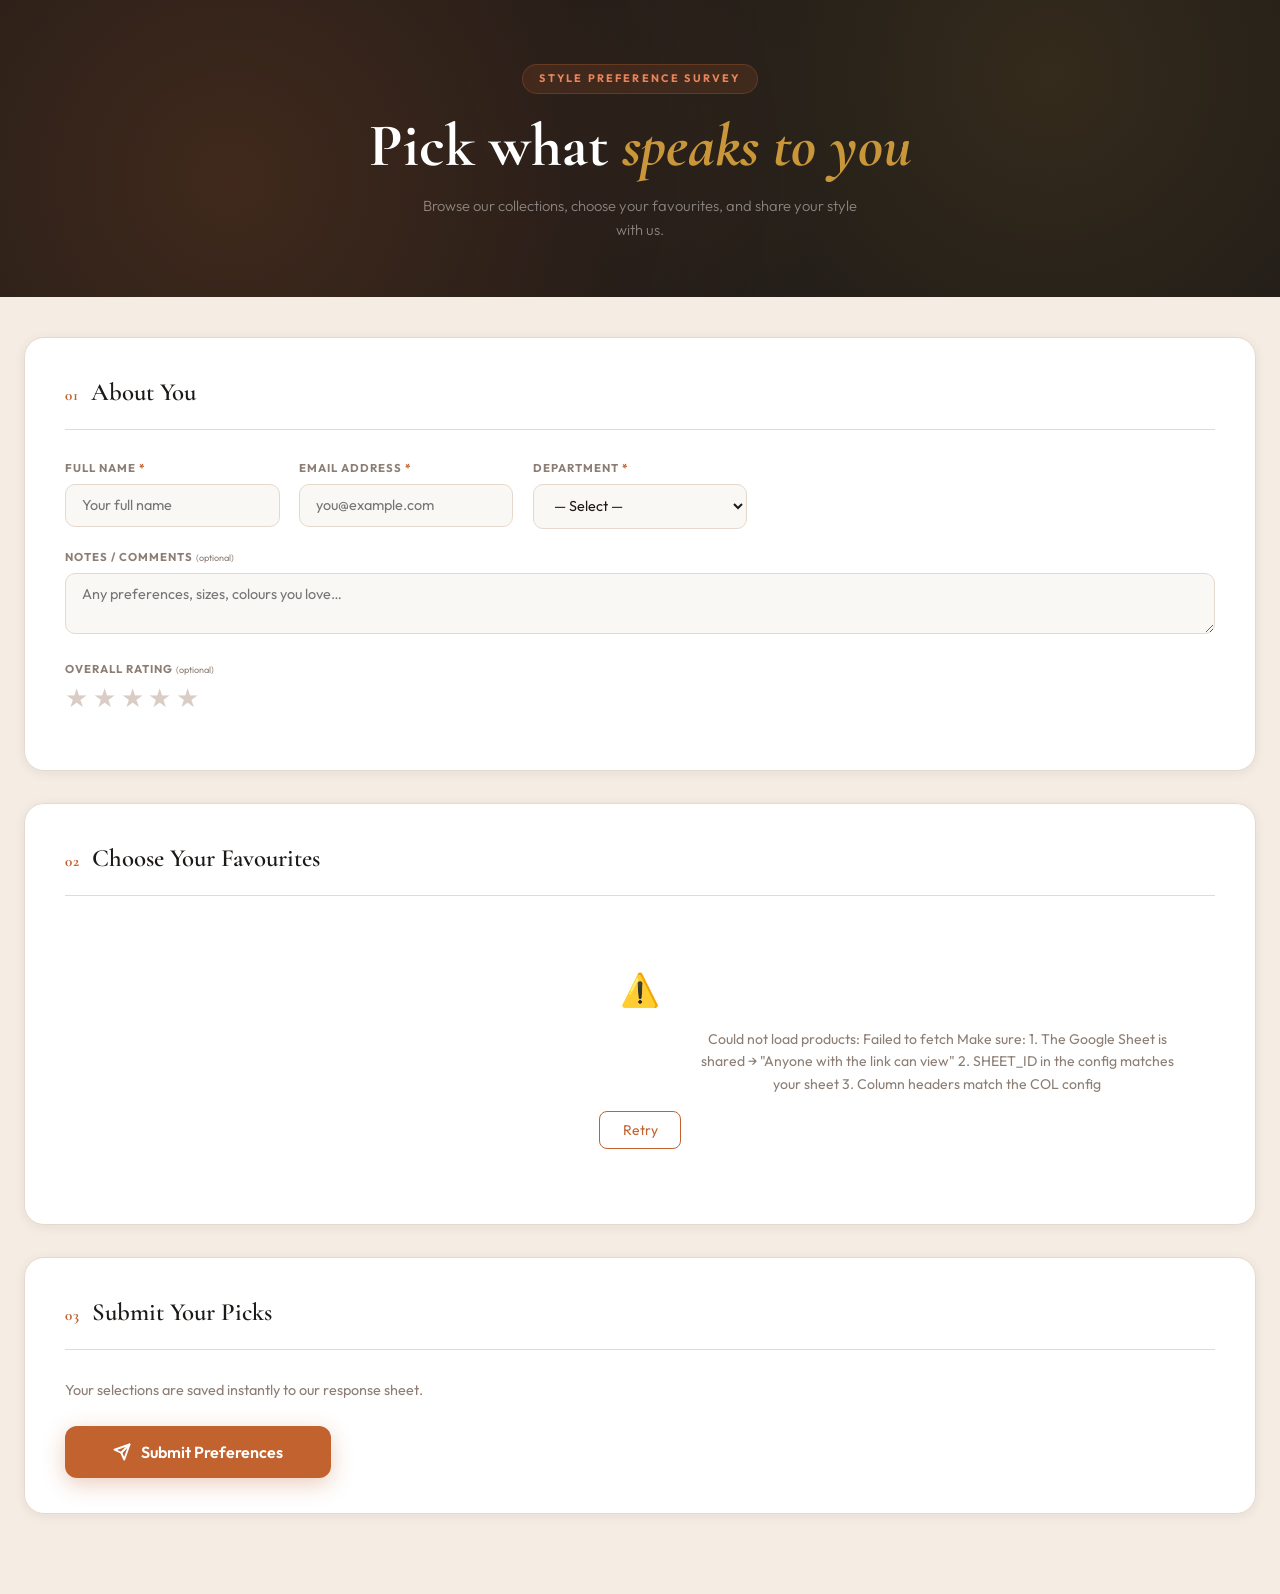
<file: index.html>
<!DOCTYPE html>
<html lang="en">
<head>
<meta charset="UTF-8"/>
<meta name="viewport" content="width=device-width, initial-scale=1.0"/>
<title>Product Preference Survey</title>
<link rel="preconnect" href="https://fonts.googleapis.com"/>
<link href="https://fonts.googleapis.com/css2?family=Cormorant+Garamond:ital,wght@0,500;0,700;1,500&family=Outfit:wght@300;400;500;600;700&display=swap" rel="stylesheet"/>

<style>
/* ══════════════════════════════════════════
   RESET & ROOT
══════════════════════════════════════════ */
*,*::before,*::after{box-sizing:border-box;margin:0;padding:0}
html{scroll-behavior:smooth}
:root{
  --ink:#1c1917;
  --cream:#faf8f5;
  --warm:#f5ede3;
  --white:#ffffff;
  --rust:#c1622f;
  --rust-d:#94421a;
  --rust-l:#e8855a;
  --rust-ghost:rgba(193,98,47,.1);
  --gold:#c9973a;
  --sage:#5a7a5d;
  --sage-bg:#eef4ef;
  --mid:#8c7e74;
  --border:#e5d9ce;
  --shadow-s:0 2px 12px rgba(28,25,23,.07);
  --shadow-m:0 8px 32px rgba(28,25,23,.11);
  --shadow-l:0 20px 56px rgba(28,25,23,.15);
  --r:14px;
  --t:.22s cubic-bezier(.4,0,.2,1);
}
body{
  font-family:'Outfit',sans-serif;
  background:var(--warm);
  color:var(--ink);
  min-height:100vh;
  font-size:15px;
  line-height:1.6;
}

/* ══════════════════════════════════════════
   HEADER
══════════════════════════════════════════ */
.hdr{
  background:var(--ink);
  padding:4rem 2rem 3.5rem;
  text-align:center;
  position:relative;
  overflow:hidden;
}
.hdr::before{
  content:'';
  position:absolute;inset:0;
  background:
    radial-gradient(circle at 18% 60%,rgba(193,98,47,.22) 0%,transparent 55%),
    radial-gradient(circle at 82% 25%,rgba(201,151,58,.14) 0%,transparent 45%);
  pointer-events:none;
}
.hdr-inner{position:relative;z-index:1}
.hdr-badge{
  display:inline-block;
  font-size:.68rem;font-weight:700;letter-spacing:.2em;text-transform:uppercase;
  color:var(--rust-l);
  background:rgba(193,98,47,.15);
  border:1px solid rgba(193,98,47,.3);
  padding:.32rem 1rem;border-radius:100px;
  margin-bottom:1.2rem;
}
.hdr h1{
  font-family:'Cormorant Garamond',serif;
  font-size:clamp(2.4rem,5vw,3.8rem);
  font-weight:700;color:#fff;line-height:1.1;
}
.hdr h1 em{color:var(--gold);font-style:italic}
.hdr p{
  margin-top:.9rem;color:rgba(255,255,255,.45);
  font-size:.92rem;font-weight:300;
  max-width:440px;margin-inline:auto;
}

/* ══════════════════════════════════════════
   LAYOUT
══════════════════════════════════════════ */
.wrap{
  max-width:1320px;margin:0 auto;
  padding:2.5rem 1.5rem 5rem;
  display:flex;flex-direction:column;gap:2rem;
}

/* ══════════════════════════════════════════
   CARD
══════════════════════════════════════════ */
.card{
  background:var(--white);
  border:1px solid var(--border);
  border-radius:20px;
  padding:2.2rem 2.5rem;
  box-shadow:var(--shadow-s);
  animation:fadeUp .45s ease both;
}
.card:nth-child(2){animation-delay:.08s}
.card:nth-child(3){animation-delay:.16s}
@keyframes fadeUp{
  from{opacity:0;transform:translateY(20px)}
  to{opacity:1;transform:translateY(0)}
}
.card-head{
  display:flex;align-items:baseline;gap:.75rem;
  margin-bottom:1.8rem;padding-bottom:1rem;
  border-bottom:1px solid var(--border);
}
.card-num{
  font-family:'Cormorant Garamond',serif;
  font-size:.95rem;font-weight:700;color:var(--rust);letter-spacing:.05em;
}
.card-head h2{
  font-family:'Cormorant Garamond',serif;
  font-size:1.55rem;font-weight:600;color:var(--ink);
}

/* ══════════════════════════════════════════
   FORM FIELDS
══════════════════════════════════════════ */
.fields{
  display:grid;
  grid-template-columns:repeat(auto-fill,minmax(210px,1fr));
  gap:1.2rem;
}
.f-full{grid-column:1/-1}
.field label{
  display:block;font-size:.71rem;font-weight:700;
  letter-spacing:.09em;text-transform:uppercase;
  color:var(--mid);margin-bottom:.42rem;
}
.req{color:var(--rust)}
.field input,.field select,.field textarea{
  width:100%;padding:.72rem 1rem;
  border:1.5px solid var(--border);border-radius:10px;
  font-family:'Outfit',sans-serif;font-size:.9rem;color:var(--ink);
  background:var(--cream);outline:none;resize:vertical;
  transition:border-color var(--t),box-shadow var(--t),background var(--t);
}
.field input:focus,.field select:focus,.field textarea:focus{
  border-color:var(--rust);
  box-shadow:0 0 0 3px rgba(193,98,47,.12);
  background:#fff;
}

/* Star rating */
.stars{display:flex;gap:.3rem;margin-top:.2rem}
.star{
  font-size:1.6rem;cursor:pointer;color:#d9cdc5;
  transition:color var(--t),transform var(--t);line-height:1;
  user-select:none;
}
.star:hover,.star.lit{color:var(--gold)}
.star:hover{transform:scale(1.15)}
.rating-label{
  font-size:.75rem;color:var(--mid);margin-top:.4rem;min-height:1.1rem;
}

/* ══════════════════════════════════════════
   LOADER / ERROR
══════════════════════════════════════════ */
.loader{text-align:center;padding:3.5rem 1rem;color:var(--mid);font-size:.9rem}
.spinner{
  width:36px;height:36px;
  border:3px solid var(--border);border-top-color:var(--rust);
  border-radius:50%;animation:spin .75s linear infinite;
  margin:0 auto 1rem;
}
@keyframes spin{to{transform:rotate(360deg)}}
.err{text-align:center;padding:2.5rem 1rem}
.err-icon{font-size:2rem;margin-bottom:.75rem}
.err p{color:var(--mid);font-size:.88rem;max-width:500px;margin-inline:auto .75rem;margin-bottom:1rem;line-height:1.6}
.btn-outline{
  padding:.55rem 1.4rem;border:1.5px solid var(--rust);border-radius:8px;
  color:var(--rust);background:none;font-family:'Outfit',sans-serif;
  font-size:.875rem;cursor:pointer;transition:background var(--t),color var(--t);
}
.btn-outline:hover{background:var(--rust);color:#fff}
.hidden{display:none!important}

/* ══════════════════════════════════════════
   TABS
══════════════════════════════════════════ */
.tabs{display:flex;flex-wrap:wrap;gap:.5rem;margin-bottom:1.25rem}
.tab{
  display:flex;align-items:center;gap:.45rem;
  padding:.5rem 1.2rem;
  border:1.5px solid var(--border);border-radius:100px;
  background:var(--cream);
  font-family:'Outfit',sans-serif;font-size:.85rem;font-weight:500;
  color:var(--mid);cursor:pointer;
  transition:all var(--t);
}
.tab:hover{border-color:var(--rust-l);color:var(--rust)}
.tab.active{
  background:var(--rust);border-color:var(--rust);color:#fff;
  box-shadow:0 4px 16px rgba(193,98,47,.28);
}
.tab-n{
  font-size:.7rem;font-weight:600;
  background:rgba(0,0,0,.12);border-radius:100px;
  padding:.08rem .42rem;
}
.tab.active .tab-n{background:rgba(255,255,255,.22)}

/* ══════════════════════════════════════════
   SELECTION PILL
══════════════════════════════════════════ */
.sel-pill{
  display:flex;align-items:center;justify-content:space-between;
  background:var(--ink);color:var(--cream);
  border-radius:10px;padding:.7rem 1.2rem;
  font-size:.85rem;margin-bottom:1.5rem;
}
#sel-count{font-weight:500}
.clear-btn{
  background:none;border:none;color:rgba(255,255,255,.45);
  font-family:'Outfit',sans-serif;font-size:.8rem;
  cursor:pointer;text-decoration:underline;
  transition:color var(--t);
}
.clear-btn:hover{color:#fff}

/* ══════════════════════════════════════════
   PRODUCT GRID
══════════════════════════════════════════ */
.grid{
  display:grid;
  grid-template-columns:repeat(auto-fill,minmax(185px,1fr));
  gap:1.1rem;
}
.pcard{
  position:relative;background:var(--white);
  border:2px solid var(--border);border-radius:var(--r);
  overflow:hidden;cursor:pointer;
  transition:transform var(--t),box-shadow var(--t),border-color var(--t);
  user-select:none;
}
.pcard:hover{
  transform:translateY(-4px);
  box-shadow:var(--shadow-m);border-color:#c8b9a8;
}
.pcard.sel{
  border-color:var(--rust);
  box-shadow:0 0 0 3px rgba(193,98,47,.15),var(--shadow-m);
}
.chk{
  position:absolute;top:9px;right:9px;
  width:27px;height:27px;
  background:var(--rust);border-radius:50%;
  display:flex;align-items:center;justify-content:center;
  opacity:0;transform:scale(.4);
  transition:opacity var(--t),transform var(--t);z-index:3;
}
.chk svg{width:13px;height:13px;stroke:#fff;fill:none;stroke-width:3;stroke-linecap:round;stroke-linejoin:round}
.pcard.sel .chk{opacity:1;transform:scale(1)}
.img-wrap{
  width:100%;aspect-ratio:3/4;
  background:#f0e9e1;overflow:hidden;position:relative;
}
.img-wrap img{
  width:100%;height:100%;object-fit:cover;display:block;
  transition:transform .4s ease;
}
.pcard:hover .img-wrap img{transform:scale(1.06)}
.img-fb{
  position:absolute;inset:0;
  display:flex;flex-direction:column;align-items:center;
  justify-content:center;gap:.5rem;color:var(--mid);font-size:.72rem;
}
.img-fb svg{width:38px;height:38px;opacity:.25}
.pbody{padding:.9rem}
.pname{
  font-size:.85rem;font-weight:600;color:var(--ink);
  line-height:1.3;margin-bottom:.25rem;
}
.pdesc{font-size:.72rem;color:var(--mid);margin-bottom:.5rem;line-height:1.4}
.pprice{display:flex;align-items:baseline;gap:.4rem;flex-wrap:wrap}
.pprice-main{
  font-family:'Cormorant Garamond',serif;
  font-size:1.1rem;font-weight:700;color:var(--rust-d);
}
.pprice-orig{font-size:.75rem;color:var(--mid);text-decoration:line-through}
.pprice-badge{
  font-size:.67rem;font-weight:700;
  background:var(--sage-bg);color:var(--sage);
  padding:.1rem .38rem;border-radius:4px;
}

/* ══════════════════════════════════════════
   SUBMIT
══════════════════════════════════════════ */
.submit-desc{color:var(--mid);font-size:.9rem;margin-bottom:1.5rem}
.btn-submit{
  display:inline-flex;align-items:center;gap:.6rem;
  background:var(--rust);color:#fff;border:none;
  padding:1rem 3rem;border-radius:12px;
  font-family:'Outfit',sans-serif;font-size:1rem;font-weight:600;
  cursor:pointer;
  box-shadow:0 6px 22px rgba(193,98,47,.32);
  transition:background var(--t),transform var(--t),box-shadow var(--t);
}
.btn-submit:hover{background:var(--rust-d);transform:translateY(-2px);box-shadow:0 10px 30px rgba(193,98,47,.38)}
.btn-submit:active{transform:translateY(0)}
.btn-submit:disabled{opacity:.6;cursor:not-allowed;transform:none;box-shadow:none}
.spin-i{
  display:inline-block;width:16px;height:16px;
  border:2px solid rgba(255,255,255,.4);border-top-color:#fff;
  border-radius:50%;animation:spin .75s linear infinite;
  vertical-align:middle;margin-right:4px;
}

/* ══════════════════════════════════════════
   TOAST
══════════════════════════════════════════ */
.toast{
  position:fixed;bottom:1.75rem;right:1.75rem;
  max-width:340px;padding:.9rem 1.4rem;
  border-radius:12px;background:var(--ink);color:#fff;
  font-size:.875rem;box-shadow:var(--shadow-l);
  transform:translateY(130%);opacity:0;
  transition:transform .3s ease,opacity .3s ease;
  z-index:9999;border-left:4px solid transparent;
}
.toast.show{transform:translateY(0);opacity:1}
.toast.ok{border-left-color:var(--sage)}
.toast.err-t{border-left-color:var(--rust)}

/* ══════════════════════════════════════════
   SHAKE
══════════════════════════════════════════ */
@keyframes shake{
  0%,100%{transform:translateX(0)}
  25%{transform:translateX(-7px)}
  75%{transform:translateX(7px)}
}
.shake{animation:shake .35s ease}

/* ══════════════════════════════════════════
   RESPONSIVE
══════════════════════════════════════════ */
@media(max-width:768px){
  .card{padding:1.5rem}
  .grid{grid-template-columns:repeat(2,1fr);gap:.8rem}
}
@media(max-width:480px){
  .wrap{padding:1.25rem 1rem 4rem}
  .card{padding:1.2rem;border-radius:14px}
  .toast{right:1rem;left:1rem;max-width:none}
  .grid{grid-template-columns:repeat(2,1fr);gap:.65rem}
}
</style>
</head>
<body>

<!-- ══ HEADER ══ -->
<header class="hdr">
  <div class="hdr-inner">
    <div class="hdr-badge">Style Preference Survey</div>
    <h1>Pick what <em>speaks to you</em></h1>
    <p>Browse our collections, choose your favourites, and share your style with us.</p>
  </div>
</header>

<main class="wrap">

  <!-- ══ 01 · ABOUT YOU ══ -->
  <section class="card">
    <div class="card-head">
      <span class="card-num">01</span>
      <h2>About You</h2>
    </div>
    <div class="fields">
      <div class="field">
        <label for="f-name">Full Name <span class="req">*</span></label>
        <input type="text" id="f-name" placeholder="Your full name" autocomplete="name"/>
      </div>
      <div class="field">
        <label for="f-email">Email Address <span class="req">*</span></label>
        <input type="email" id="f-email" placeholder="you@example.com"/>
      </div>
      <div class="field">
        <label for="f-dept">Department <span class="req">*</span></label>
        <select id="f-dept">
          <option value="">— Select —</option>
          <option>Design</option><option>Marketing</option>
          <option>Merchandising</option><option>Sales</option>
          <option>Operations</option><option>Finance</option>
          <option>HR</option><option>Technology</option>
          <option>Management</option><option>Other</option>
        </select>
      </div>
      <div class="field f-full">
        <label for="f-notes">Notes / Comments <span style="font-weight:400;text-transform:none;letter-spacing:0;font-size:.8em;color:var(--mid)">(optional)</span></label>
        <textarea id="f-notes" rows="2" placeholder="Any preferences, sizes, colours you love…"></textarea>
      </div>
      <div class="field f-full">
        <label>Overall Rating <span style="font-weight:400;text-transform:none;letter-spacing:0;font-size:.8em;color:var(--mid)">(optional)</span></label>
        <div class="stars" id="stars">
          <span class="star" data-v="1">★</span>
          <span class="star" data-v="2">★</span>
          <span class="star" data-v="3">★</span>
          <span class="star" data-v="4">★</span>
          <span class="star" data-v="5">★</span>
        </div>
        <div class="rating-label" id="rating-label"></div>
      </div>
    </div>
  </section>

  <!-- ══ 02 · PRODUCTS ══ -->
  <section class="card">
    <div class="card-head">
      <span class="card-num">02</span>
      <h2>Choose Your Favourites</h2>
    </div>

    <div class="loader" id="loader">
      <div class="spinner"></div>
      <p>Fetching products from our catalogue…</p>
    </div>

    <div class="err hidden" id="err-box">
      <div class="err-icon">⚠️</div>
      <p id="err-msg"></p>
      <button class="btn-outline" onclick="loadProducts()">Retry</button>
    </div>

    <div class="hidden" id="prod-ui">
      <div class="tabs" id="tabs"></div>
      <div class="sel-pill">
        <span id="sel-count">0 selected</span>
        <button class="clear-btn" onclick="clearAll()">Clear all</button>
      </div>
      <div id="panels"></div>
    </div>
  </section>

  <!-- ══ 03 · SUBMIT ══ -->
  <section class="card">
    <div class="card-head">
      <span class="card-num">03</span>
      <h2>Submit Your Picks</h2>
    </div>
    <p class="submit-desc">Your selections are saved instantly to our response sheet.</p>
    <button class="btn-submit" id="sub-btn" onclick="submitSurvey()">
      <svg width="18" height="18" viewBox="0 0 24 24" fill="none" stroke="currentColor" stroke-width="2.5" stroke-linecap="round" stroke-linejoin="round"><line x1="22" y1="2" x2="11" y2="13"/><polygon points="22 2 15 22 11 13 2 9 22 2"/></svg>
      Submit Preferences
    </button>
  </section>

</main>

<div class="toast" id="toast"></div>

<script>
/* ══════════════════════════════════════════════════════════════
   ▶  CONFIG — update these two values
══════════════════════════════════════════════════════════════ */
const SHEET_ID   = "1K9ovOBQsbUCOHPPGnSOQHmz2lRD_Z3A6s_sjnDgsC0I";
const SHEET_TAB  = "Sheet1";   // exact tab name (case-sensitive)
const WEBHOOK    = "https://script.google.com/macros/s/YOUR_SCRIPT_ID/exec";

/* Column header names in your sheet (case-insensitive match) */
const COL = {
  category : "Category",
  name     : "Product Name",
  image    : "Image URL",
  price    : "Selling Price",
  original : "Original Price",   // leave "" to hide strikethrough
  desc     : "Description",      // leave "" to hide subtitle
};

/* Preferred tab order — must match values in Category column */
const CAT_ORDER = ["Sarees","Night Suits","Kurtis","Bedsheets"];

/* Rating labels */
const RATING_LABELS = ["","Poor","Fair","Good","Very Good","Excellent"];

/* ══════════════════════════════════════════════════════════════
   STATE
══════════════════════════════════════════════════════════════ */
const selected = new Map();
let   rating   = 0;

/* ══════════════════════════════════════════════════════════════
   BOOT
══════════════════════════════════════════════════════════════ */
document.addEventListener("DOMContentLoaded", () => {
  initStars();
  loadProducts();
});

/* ══════════════════════════════════════════════════════════════
   STAR RATING
══════════════════════════════════════════════════════════════ */
function initStars(){
  document.querySelectorAll(".star").forEach(s => {
    s.addEventListener("click", () => {
      rating = +s.dataset.v;
      document.querySelectorAll(".star").forEach(x =>
        x.classList.toggle("lit", +x.dataset.v <= rating));
      document.getElementById("rating-label").textContent = RATING_LABELS[rating];
    });
    s.addEventListener("mouseenter", () => {
      document.querySelectorAll(".star").forEach(x =>
        x.classList.toggle("lit", +x.dataset.v <= +s.dataset.v));
    });
    s.addEventListener("mouseleave", () => {
      document.querySelectorAll(".star").forEach(x =>
        x.classList.toggle("lit", +x.dataset.v <= rating));
    });
  });
}

/* ══════════════════════════════════════════════════════════════
   FETCH PRODUCTS FROM GOOGLE SHEET
══════════════════════════════════════════════════════════════ */
async function loadProducts(){
  show("loader"); hide("err-box"); hide("prod-ui");

  try {
    const tab = encodeURIComponent(SHEET_TAB);
    const url = `https://docs.google.com/spreadsheets/d/${SHEET_ID}/gviz/tq?tqx=out:json&sheet=${tab}`;
    const res  = await fetch(url);
    if (!res.ok) throw new Error(`HTTP ${res.status}`);
    const text = await res.text();

    /* Strip Google's JS wrapper */
    const json = JSON.parse(text.replace(/^[^(]+\(/, "").replace(/\);?\s*$/, ""));
    const cols = json.table.cols.map(c => c.label.trim());
    const rows = json.table.rows || [];

    if (!cols.length || !rows.length)
      throw new Error("Sheet is empty or has no data rows.");

    /* Map COL names → column indices */
    const idx = {};
    for (const [key, header] of Object.entries(COL)){
      if (!header){ idx[key] = -1; continue; }
      idx[key] = cols.findIndex(c => c.toLowerCase() === header.toLowerCase());
    }

    const cell = (row, key) => {
      const i = idx[key];
      if (i < 0) return "";
      const c = row.c?.[i];
      return (c && c.v != null) ? String(c.v).trim() : "";
    };

    const products = rows
      .map((r, i) => ({
        id    : `p${i}`,
        cat   : cell(r,"category"),
        name  : cell(r,"name"),
        image : cell(r,"image"),
        price : cell(r,"price"),
        orig  : cell(r,"original"),
        desc  : cell(r,"desc"),
      }))
      .filter(p => p.name);

    if (!products.length) throw new Error("No product rows found. Check your sheet column headers.");

    hide("loader");
    renderUI(products);

  } catch(e){
    hide("loader");
    document.getElementById("err-msg").textContent =
      `Could not load products: ${e.message}\n\n` +
      `Make sure:\n1. The Google Sheet is shared → "Anyone with the link can view"\n` +
      `2. SHEET_ID in the config matches your sheet\n3. Column headers match the COL config`;
    show("err-box");
    console.error(e);
  }
}

/* ══════════════════════════════════════════════════════════════
   BUILD UI
══════════════════════════════════════════════════════════════ */
function renderUI(products){
  /* Derive ordered category list */
  const catSet = [...new Set(products.map(p => p.cat).filter(Boolean))];
  const cats   = [
    ...CAT_ORDER.filter(c => catSet.includes(c)),
    ...catSet.filter(c => !CAT_ORDER.includes(c)),
  ];

  const tabsEl   = document.getElementById("tabs");
  const panelsEl = document.getElementById("panels");
  tabsEl.innerHTML = panelsEl.innerHTML = "";

  cats.forEach((cat, i) => {
    const prods = products.filter(p => p.cat === cat);

    /* Tab */
    const btn = document.createElement("button");
    btn.className = "tab" + (i === 0 ? " active" : "");
    btn.dataset.cat = cat;
    btn.innerHTML = `${cat} <span class="tab-n">${prods.length}</span>`;
    btn.onclick = () => switchTab(cat);
    tabsEl.appendChild(btn);

    /* Panel */
    const panel = document.createElement("div");
    panel.id = `panel-${slug(cat)}`;
    panel.className = i === 0 ? "" : "hidden";

    const grid = document.createElement("div");
    grid.className = "grid";
    prods.forEach(p => grid.appendChild(buildCard(p)));
    panel.appendChild(grid);
    panelsEl.appendChild(panel);
  });

  show("prod-ui");
}

function buildCard(p){
  const card = document.createElement("div");
  card.className = "pcard";
  card.id = `card-${p.id}`;
  card.onclick = () => toggle(p);

  const pNum  = parseFloat(p.price.replace(/[^0-9.]/g,""));
  const oNum  = parseFloat(p.orig.replace(/[^0-9.]/g,""));
  const hasO  = !isNaN(oNum) && oNum > pNum;
  const disc  = hasO ? Math.round((1 - pNum/oNum)*100) : 0;
  const fmt   = n => `₹${n.toLocaleString("en-IN")}`;

  const priceHTML = isNaN(pNum)
    ? `<span class="pprice-main">${p.price}</span>`
    : `<span class="pprice-main">${fmt(pNum)}</span>
       ${hasO ? `<span class="pprice-orig">${fmt(oNum)}</span>` : ""}
       ${disc > 0 ? `<span class="pprice-badge">${disc}% off</span>` : ""}`;

  card.innerHTML = `
    <div class="chk"><svg viewBox="0 0 24 24"><polyline points="20 6 9 17 4 12"/></svg></div>
    <div class="img-wrap">
      <img src="${esc(p.image)}" alt="${esc(p.name)}" loading="lazy"
           onerror="this.style.display='none';this.nextElementSibling.style.display='flex'"/>
      <div class="img-fb" style="display:none">
        <svg viewBox="0 0 24 24" fill="none" stroke="currentColor" stroke-width="1.2">
          <rect x="3" y="3" width="18" height="18" rx="2"/>
          <circle cx="8.5" cy="8.5" r="1.5"/>
          <polyline points="21 15 16 10 5 21"/>
        </svg>
        <span>No image</span>
      </div>
    </div>
    <div class="pbody">
      <p class="pname">${esc(p.name)}</p>
      ${p.desc ? `<p class="pdesc">${esc(p.desc)}</p>` : ""}
      <div class="pprice">${priceHTML}</div>
    </div>`;
  return card;
}

/* ══════════════════════════════════════════════════════════════
   SELECTION
══════════════════════════════════════════════════════════════ */
function toggle(p){
  if(selected.has(p.id)){
    selected.delete(p.id);
    document.getElementById(`card-${p.id}`)?.classList.remove("sel");
  } else {
    selected.set(p.id, p);
    document.getElementById(`card-${p.id}`)?.classList.add("sel");
  }
  updatePill();
}

function clearAll(){
  selected.clear();
  document.querySelectorAll(".pcard.sel").forEach(el => el.classList.remove("sel"));
  updatePill();
}

function updatePill(){
  const n = selected.size;
  document.getElementById("sel-count").textContent = `${n} product${n!==1?"s":""} selected`;
}

/* ══════════════════════════════════════════════════════════════
   TAB SWITCHING
══════════════════════════════════════════════════════════════ */
function switchTab(cat){
  document.querySelectorAll(".tab").forEach(b =>
    b.classList.toggle("active", b.dataset.cat === cat));
  document.querySelectorAll("#panels > div").forEach(p =>
    p.classList.toggle("hidden", p.id !== `panel-${slug(cat)}`));
}

/* ══════════════════════════════════════════════════════════════
   SUBMIT
══════════════════════════════════════════════════════════════ */
async function submitSurvey(){
  const name  = document.getElementById("f-name").value.trim();
  const email = document.getElementById("f-email").value.trim();
  const dept  = document.getElementById("f-dept").value;
  const notes = document.getElementById("f-notes").value.trim();

  if(!name)  { shake("f-name");  toast("Please enter your name.","err-t"); return; }
  if(!email) { shake("f-email"); toast("Please enter your email.","err-t"); return; }
  if(!/^[^\s@]+@[^\s@]+\.[^\s@]+$/.test(email)){ shake("f-email"); toast("Enter a valid email.","err-t"); return; }
  if(!dept)  { shake("f-dept");  toast("Please select your department.","err-t"); return; }
  if(selected.size===0){ toast("Please select at least one product.","err-t"); return; }

  const prods   = [...selected.values()];
  const byCat   = {};
  prods.forEach(p => { (byCat[p.cat] ??= []).push(p.name); });

  const payload = {
    timestamp       : new Date().toISOString(),
    name, email,
    department      : dept,
    notes,
    rating          : rating || "",
    totalCount      : prods.length,
    totalValue      : `₹${prods.reduce((s,p) => s + (parseFloat(p.price.replace(/[^0-9.]/g,""))||0), 0).toLocaleString("en-IN")}`,
    selectedProducts: prods.map(p=>p.name).join(", "),
    byCategory      : Object.entries(byCat).map(([c,n])=>`${c}: ${n.join(", ")}`).join(" | "),
    sarees          : (byCat["Sarees"]||[]).join(", "),
    nightSuits      : (byCat["Night Suits"]||[]).join(", "),
    kurtis          : (byCat["Kurtis"]||[]).join(", "),
    bedsheets       : (byCat["Bedsheets"]||[]).join(", "),
  };

  const btn = document.getElementById("sub-btn");
  btn.disabled = true;
  btn.innerHTML = `<span class="spin-i"></span> Submitting…`;

  try {
    await fetch(WEBHOOK, {
      method:"POST", mode:"no-cors",
      headers:{"Content-Type":"application/json"},
      body:JSON.stringify(payload),
    });
    toast("🎉 Submitted! Thank you for your preferences.","ok");
    clearAll();
    rating = 0;
    document.querySelectorAll(".star").forEach(s => s.classList.remove("lit"));
    document.getElementById("rating-label").textContent = "";
    ["f-name","f-email","f-notes"].forEach(id => document.getElementById(id).value="");
    document.getElementById("f-dept").value="";
  } catch(e){
    toast("Submission failed. Check your connection.","err-t");
  } finally {
    btn.disabled = false;
    btn.innerHTML = `<svg width="18" height="18" viewBox="0 0 24 24" fill="none" stroke="currentColor" stroke-width="2.5" stroke-linecap="round" stroke-linejoin="round"><line x1="22" y1="2" x2="11" y2="13"/><polygon points="22 2 15 22 11 13 2 9 22 2"/></svg> Submit Preferences`;
  }
}

/* ══════════════════════════════════════════════════════════════
   HELPERS
══════════════════════════════════════════════════════════════ */
function show(id){ document.getElementById(id)?.classList.remove("hidden") }
function hide(id){ document.getElementById(id)?.classList.add("hidden") }
function slug(s){ return s.toLowerCase().replace(/\s+/g,"-").replace(/[^a-z0-9-]/g,"") }
function esc(s){ return String(s??'').replace(/&/g,"&amp;").replace(/</g,"&lt;").replace(/>/g,"&gt;").replace(/"/g,"&quot;") }
function shake(id){
  const el = document.getElementById(id);
  el.classList.remove("shake");
  void el.offsetWidth;
  el.classList.add("shake");
  el.addEventListener("animationend",()=>el.classList.remove("shake"),{once:true});
}
let _tt;
function toast(msg, type="ok"){
  const t = document.getElementById("toast");
  t.textContent = msg;
  t.className = `toast ${type} show`;
  clearTimeout(_tt);
  _tt = setTimeout(()=>t.classList.remove("show"), 4500);
}
</script>
</body>
</html>
</file>
